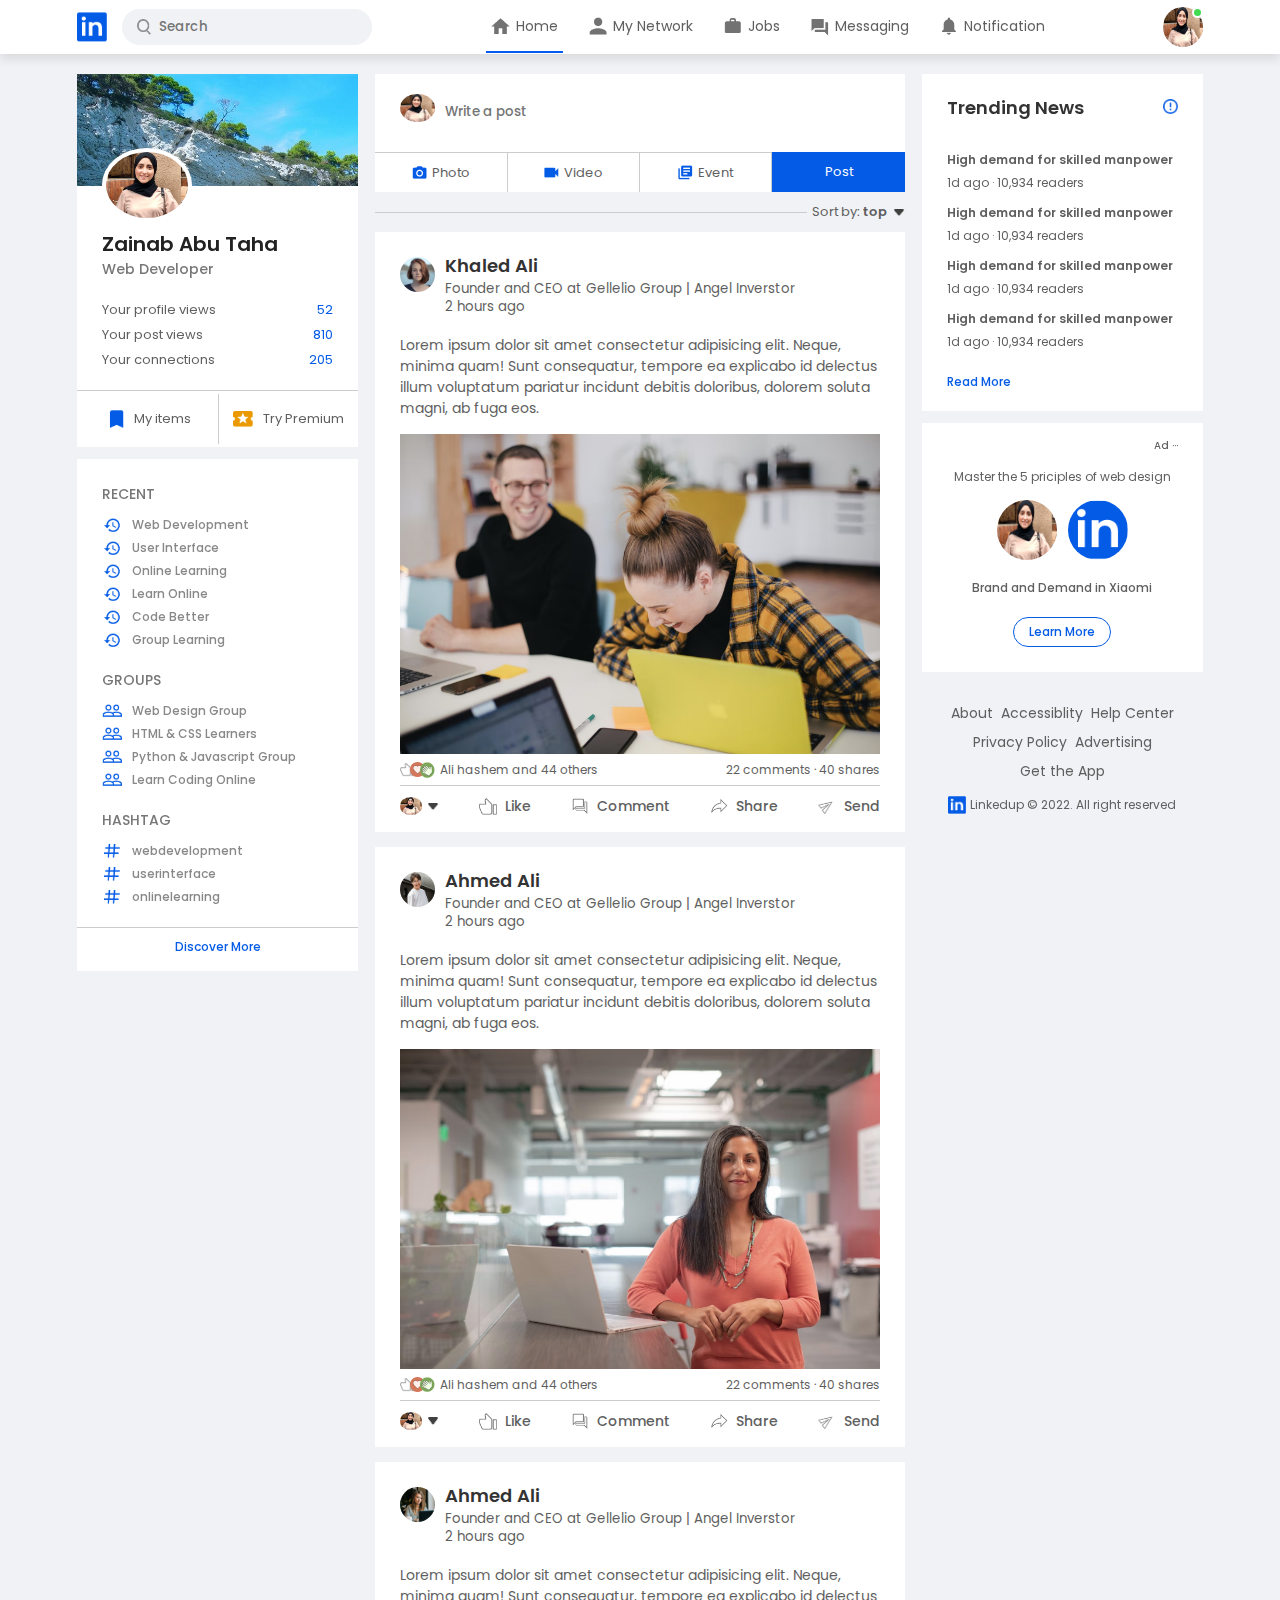
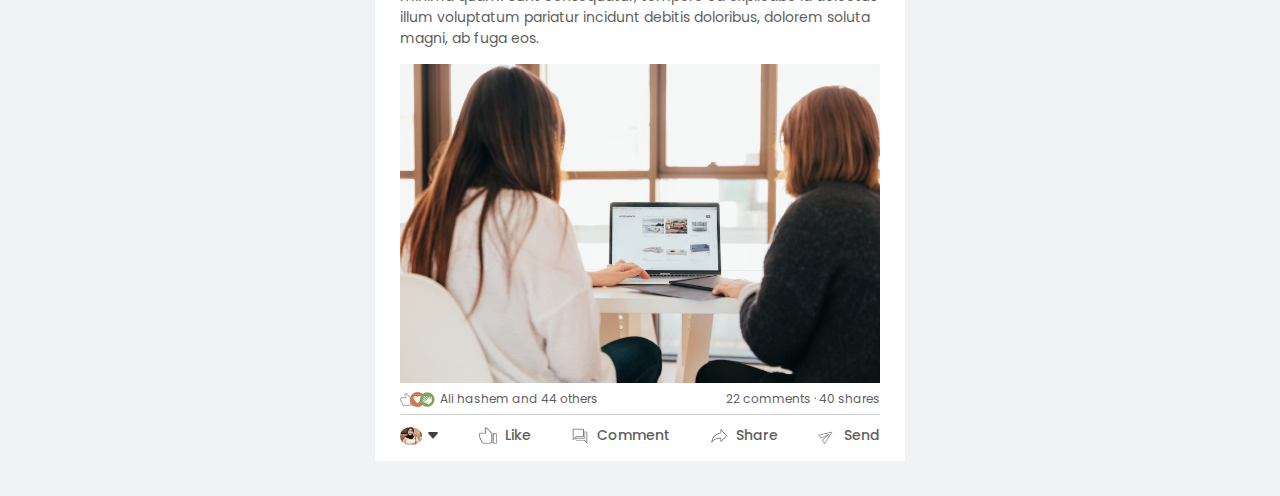
<file: index.html>
<!DOCTYPE html>
<html lang="en">
  <head>
    <meta charset="UTF-8" />
    <meta http-equiv="X-UA-Compatible" content="IE=edge" />
    <meta name="viewport" content="width=device-width, initial-scale=1.0" />
    <title>LinkedIn Website</title>
    <link rel="stylesheet" href="css/all.css" />
    <link rel="stylesheet" href="css/all.min.css" />
    <link rel="stylesheet" href="css/style.css" />
    <link rel="preconnect" href="https://fonts.googleapis.com" />
    <link rel="preconnect" href="https://fonts.gstatic.com" crossorigin />
    <link
      href="https://fonts.googleapis.com/css2?family=Caveat+Brush&family=
    Josefin+Sans:ital,wght@0,100;0,200;0,300;0,400;0,500;0,600;0,700;1,200&family
    =Jost:wght@100;200;300;400;500;700;800;900&family=Open+Sans:wght@300;400;500
    ;600;700;800&family=Poppins:wght@200;300;400;500;600;700;900&display=swap"
      rel="stylesheet"
    />
  </head>
  <body>
    <nav class="navbar">
      <div class="nav-left">
        <a href="index.html" class="logo"><img src="images/logo.png" /></a>
        <div class="search-box">
          <img src="images/search.png" />
          <input type="text" placeholder="Search" />
        </div>
      </div>
      <ul class="nav-center">
        <li>
          <a href="#" class="active-link"
            ><img src="images/home.png" /> <span>Home</span></a
          >
        </li>
        <li>
          <a href="#"
            ><img src="images/network.png" /> <span>My Network</span></a
          >
        </li>
        <li>
          <a href="#"><img src="images/jobs.png" /> <span>Jobs</span></a>
        </li>
        <li>
          <a href="#"
            ><img src="images/message.png" /> <span>Messaging</span></a
          >
        </li>
        <li>
          <a href="#"
            ><img src="images/notification.png" /> <span>Notification</span></a
          >
        </li>
      </ul>
      <div class="nav-right">
        <div class="online">
          <img
            src="images/logo.jpg"
            class="nav-profile-img"
            onclick="toggleMenu()"
          />
        </div>
      </div>
      <div class="profile-menu-wrap">
        <div class="profile-menu">
          <div class="user-info">
            <img src="images/logo.jpg" />
            <div>
              <h3>Zainab Abu Taha</h3>
              <a href="profile.html">See your profile</a>
            </div>
          </div>
          <hr />
          <a href="#" class="profile-menu-link">
            <img src="images/feedback.png" />
            <p>Give Feedback</p>
            <span>></span>
          </a>
          <a href="#" class="profile-menu-link">
            <img src="images/setting.png" />
            <p>Settings & Privacy</p>
            <span>></span>
          </a>
          <a href="#" class="profile-menu-link">
            <img src="images/help.png" />
            <p>Help & Support</p>
            <span>></span>
          </a>
          <a href="#" class="profile-menu-link">
            <img src="images/display.png" />
            <p>Display & Accessibility</p>
            <span>></span>
          </a>
          <a href="#" class="profile-menu-link">
            <img src="images/logout.png" />
            <p>Logout</p>
            <span>></span>
          </a>
        </div>
      </div>
    </nav>
    <div class="container">
      <div class="left-sidebar">
        <div class="sidebar-profile-box">
          <img src="images/img3.jpg" />
          <div class="sidebar-profile-info">
            <img src="images/logo.jpg" />
            <h1>Zainab Abu Taha</h1>
            <h3>Web Developer</h3>
            <ul>
              <li>Your profile views <span>52</span></li>
              <li>Your post views <span>810</span></li>
              <li>Your connections <span>205</span></li>
            </ul>
          </div>
          <div class="sidebar-profile-link">
            <a href="#"><img src="images/items.png" /> My items</a>
            <a href="#"><img src="images/premium.png" /> Try Premium</a>
          </div>
        </div>
        <div class="sidebar-activity">
          <h3>recent</h3>
          <a href="#"><img src="images/recent.png" /> Web Development</a>
          <a href="#"><img src="images/recent.png" /> User Interface</a>
          <a href="#"><img src="images/recent.png" /> Online Learning</a>
          <a href="#"><img src="images/recent.png" /> Learn Online</a>
          <a href="#"><img src="images/recent.png" /> Code Better</a>
          <a href="#"><img src="images/recent.png" /> Group Learning</a>
          <h3>groups</h3>
          <a href="#"><img src="images/group.png" /> Web Design Group</a>
          <a href="#"><img src="images/group.png" /> HTML & CSS Learners</a>
          <a href="#"
            ><img src="images/group.png" /> Python & Javascript Group</a
          >
          <a href="#"><img src="images/group.png" /> Learn Coding Online</a>
          <h3>hashtag</h3>
          <a href="#"><img src="images/hashtag.png" /> webdevelopment</a>
          <a href="#"><img src="images/hashtag.png" /> userinterface</a>
          <a href="#"><img src="images/hashtag.png" /> onlinelearning</a>
          <div class="discover-more-link">
            <a href="#">Discover More</a>
          </div>
        </div>
        <p id="showMore-link">Show more <b>+</b></p>
      </div>
      <div class="main-content">
        <div class="create-post">
          <div class="create-post-input">
            <img src="images/logo.jpg" />
            <textarea rows="2" placeholder="Write a post"></textarea>
          </div>
          <div class="create-post-links">
            <li><img src="images/photo.png" />Photo</li>
            <li><img src="images/video.png" />Video</li>
            <li><img src="images/event.png" />Event</li>
            <li>Post</li>
          </div>
        </div>
        <div class="sort-by">
          <hr />
          <p>
            Sort by: <span>top <img src="images/down-arrow.png" /></span>
          </p>
        </div>
        <div class="post">
          <div class="post-author">
            <img src="images/user-3.png" />
            <div>
              <h1>Khaled Ali</h1>
              <small>Founder and CEO at Gellelio Group | Angel Inverstor</small>
              <small>2 hours ago</small>
            </div>
          </div>
          <p>
            Lorem ipsum dolor sit amet consectetur adipisicing elit. Neque,
            minima quam! Sunt consequatur, tempore ea explicabo id delectus
            illum voluptatum pariatur incidunt debitis doloribus, dolorem soluta
            magni, ab fuga eos.
          </p>
          <img src="images/post-image-1.png" width="100%" />
          <div class="post-stats">
            <div>
              <img src="images/thumbsup.png" />
              <img src="images/love.png" />
              <img src="images/clap.png" />
              <span class="liked-user">Ali hashem and 44 others</span>
            </div>
            <div>
              <span>22 comments &middot; 40 shares</span>
            </div>
          </div>
          <div class="post-activity">
            <div>
              <img src="images/logo.jpg" class="post-activity-user-icon" />
              <img
                src="images/down-arrow.png"
                class="post-activity-arrow-icon"
              />
            </div>
            <div class="post-activity-link">
              <img src="images/like.png" />
              <span>Like</span>
            </div>
            <div class="post-activity-link">
              <img src="images/comment.png" />
              <span>Comment</span>
            </div>
            <div class="post-activity-link">
              <img src="images/share .png" />
              <span>Share</span>
            </div>
            <div class="post-activity-link">
              <img src="images/send.png" />
              <span>Send</span>
            </div>
          </div>
        </div>
        <div class="post">
          <div class="post-author">
            <img src="images/user-5.png" />
            <div>
              <h1>Ahmed Ali</h1>
              <small>Founder and CEO at Gellelio Group | Angel Inverstor</small>
              <small>2 hours ago</small>
            </div>
          </div>
          <p>
            Lorem ipsum dolor sit amet consectetur adipisicing elit. Neque,
            minima quam! Sunt consequatur, tempore ea explicabo id delectus
            illum voluptatum pariatur incidunt debitis doloribus, dolorem soluta
            magni, ab fuga eos.
          </p>
          <img src="images/post-image-3.png" width="100%" />
          <div class="post-stats">
            <div>
              <img src="images/thumbsup.png" />
              <img src="images/love.png" />
              <img src="images/clap.png" />
              <span class="liked-user">Ali hashem and 44 others</span>
            </div>
            <div>
              <span>22 comments &middot; 40 shares</span>
            </div>
          </div>
          <div class="post-activity">
            <div>
              <img src="images/logo.jpg" class="post-activity-user-icon" />
              <img
                src="images/down-arrow.png"
                class="post-activity-arrow-icon"
              />
            </div>
            <div class="post-activity-link">
              <img src="images/like.png" />
              <span>Like</span>
            </div>
            <div class="post-activity-link">
              <img src="images/comment.png" />
              <span>Comment</span>
            </div>
            <div class="post-activity-link">
              <img src="images/share .png" />
              <span>Share</span>
            </div>
            <div class="post-activity-link">
              <img src="images/send.png" />
              <span>Send</span>
            </div>
          </div>
        </div>
        <div class="post">
          <div class="post-author">
            <img src="images/user-4.png" />
            <div>
              <h1>Ahmed Ali</h1>
              <small>Founder and CEO at Gellelio Group | Angel Inverstor</small>
              <small>2 hours ago</small>
            </div>
          </div>
          <p>
            Lorem ipsum dolor sit amet consectetur adipisicing elit. Neque,
            minima quam! Sunt consequatur, tempore ea explicabo id delectus
            illum voluptatum pariatur incidunt debitis doloribus, dolorem soluta
            magni, ab fuga eos.
          </p>
          <img src="images/post-image-2.png" width="100%" />
          <div class="post-stats">
            <div>
              <img src="images/thumbsup.png" />
              <img src="images/love.png" />
              <img src="images/clap.png" />
              <span class="liked-user">Ali hashem and 44 others</span>
            </div>
            <div>
              <span>22 comments &middot; 40 shares</span>
            </div>
          </div>
          <div class="post-activity">
            <div>
              <img src="images/logo.jpg" class="post-activity-user-icon" />
              <img
                src="images/down-arrow.png"
                class="post-activity-arrow-icon"
              />
            </div>
            <div class="post-activity-link">
              <img src="images/like.png" />
              <span>Like</span>
            </div>
            <div class="post-activity-link">
              <img src="images/comment.png" />
              <span>Comment</span>
            </div>
            <div class="post-activity-link">
              <img src="images/share .png" />
              <span>Share</span>
            </div>
            <div class="post-activity-link">
              <img src="images/send.png" />
              <span>Send</span>
            </div>
          </div>
        </div>
      </div>
      <div class="right-sidebar">
        <div class="sidebar-news">
          <img src="images/more.png" class="info-icon" />
          <h3>Trending News</h3>

          <a href="#">High demand for skilled manpower</a>
          <span>1d ago &middot 10,934 readers</span>

          <a href="#">High demand for skilled manpower</a>
          <span>1d ago &middot 10,934 readers</span>

          <a href="#">High demand for skilled manpower</a>
          <span>1d ago &middot 10,934 readers</span>

          <a href="#">High demand for skilled manpower</a>
          <span>1d ago &middot 10,934 readers</span>

          <a href="#" class="read-more-link">Read More</a>
        </div>
        <div class="sidebar-ad">
          <small>Ad &middot;&middot;&middot;</small>
          <p>Master the 5 priciples of web design</p>
          <div>
            <img src="images/logo.jpg" />
            <img src="images/logo.png" />
          </div>
          <b>Brand and Demand in Xiaomi</b>
          <a href="#" class="ad-link">Learn More</a>
        </div>
        <div class="sidebar-useful-links">
          <a href="#">About</a>
          <a href="#">Accessiblity</a>
          <a href="#">Help Center</a>
          <a href="#">Privacy Policy</a>
          <a href="#">Advertising</a>
          <a href="#">Get the App</a>

          <div class="copyright-msg">
            <img src="images/logo.png" />
            <p>Linkedup &copy; 2022. All right reserved</p>
          </div>
        </div>
      </div>
    </div>
    <script src="main.js"></script>
  </body>
</html>
</file>
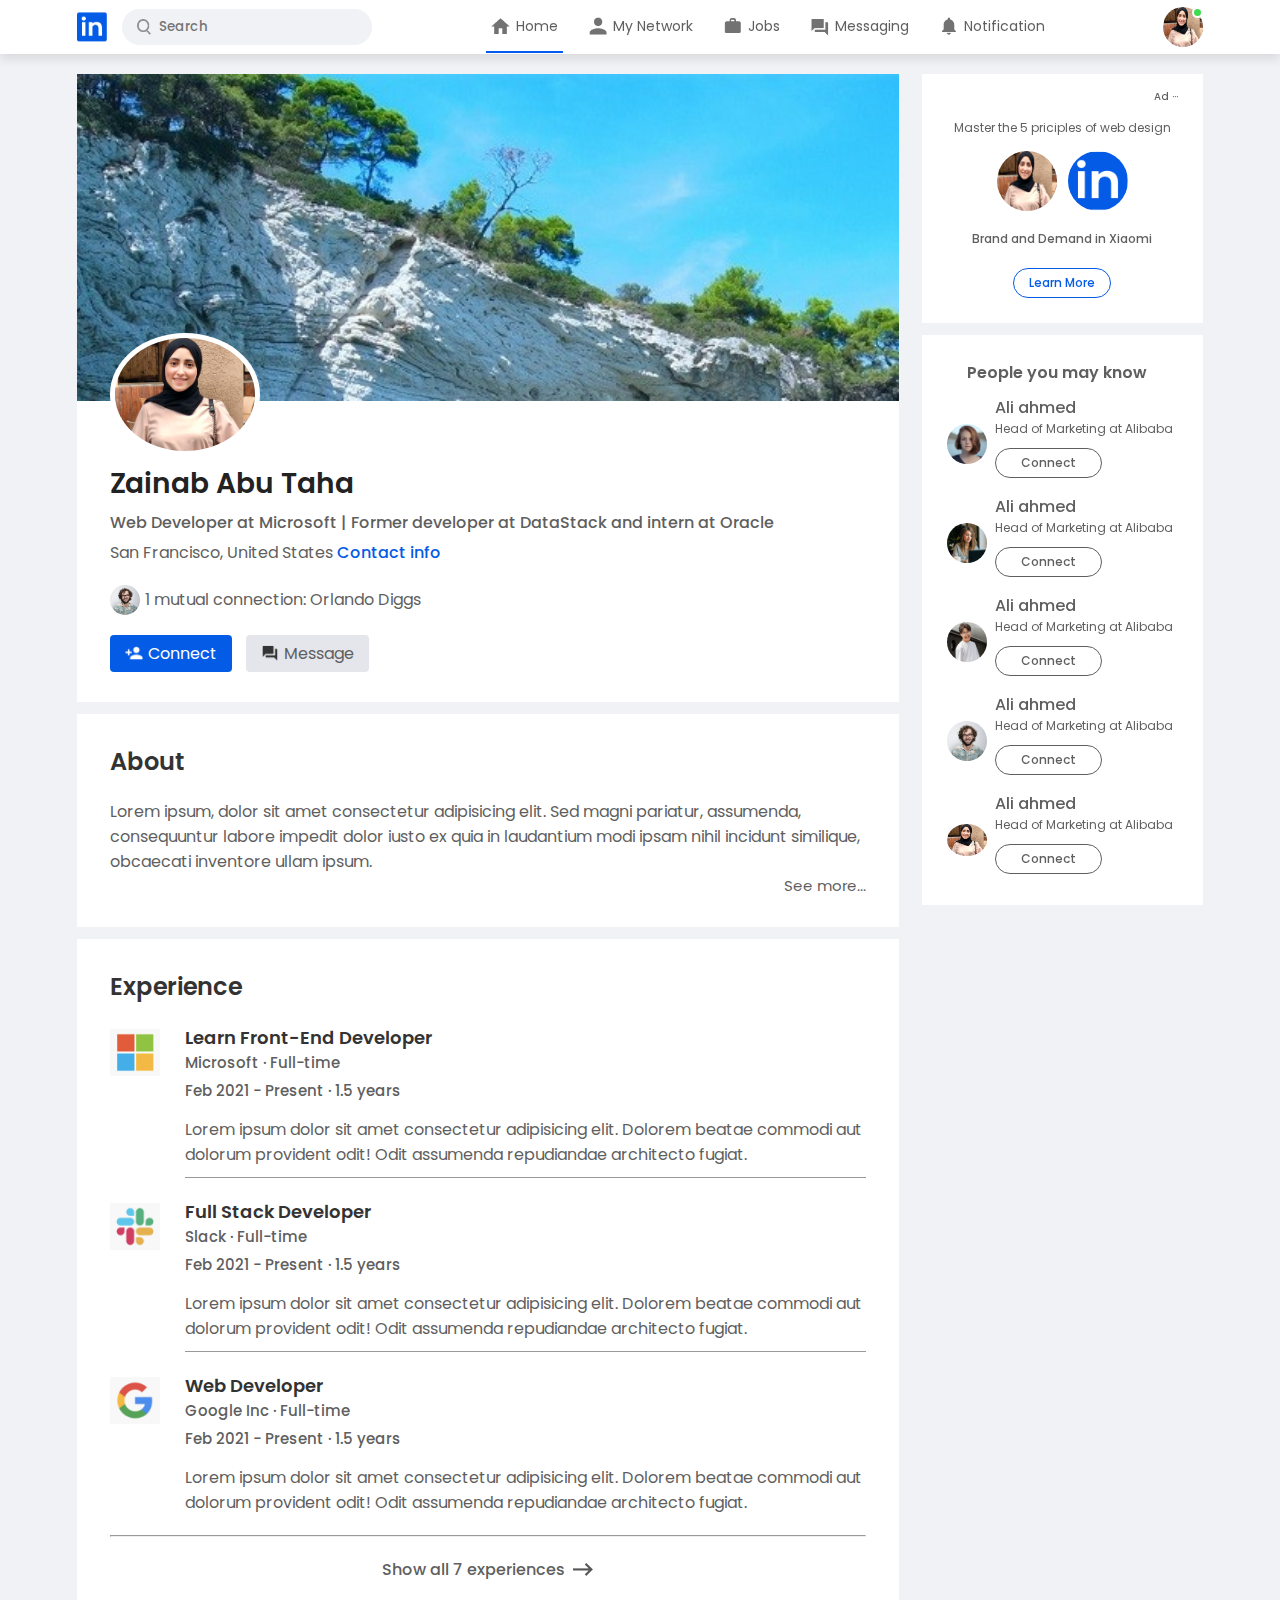
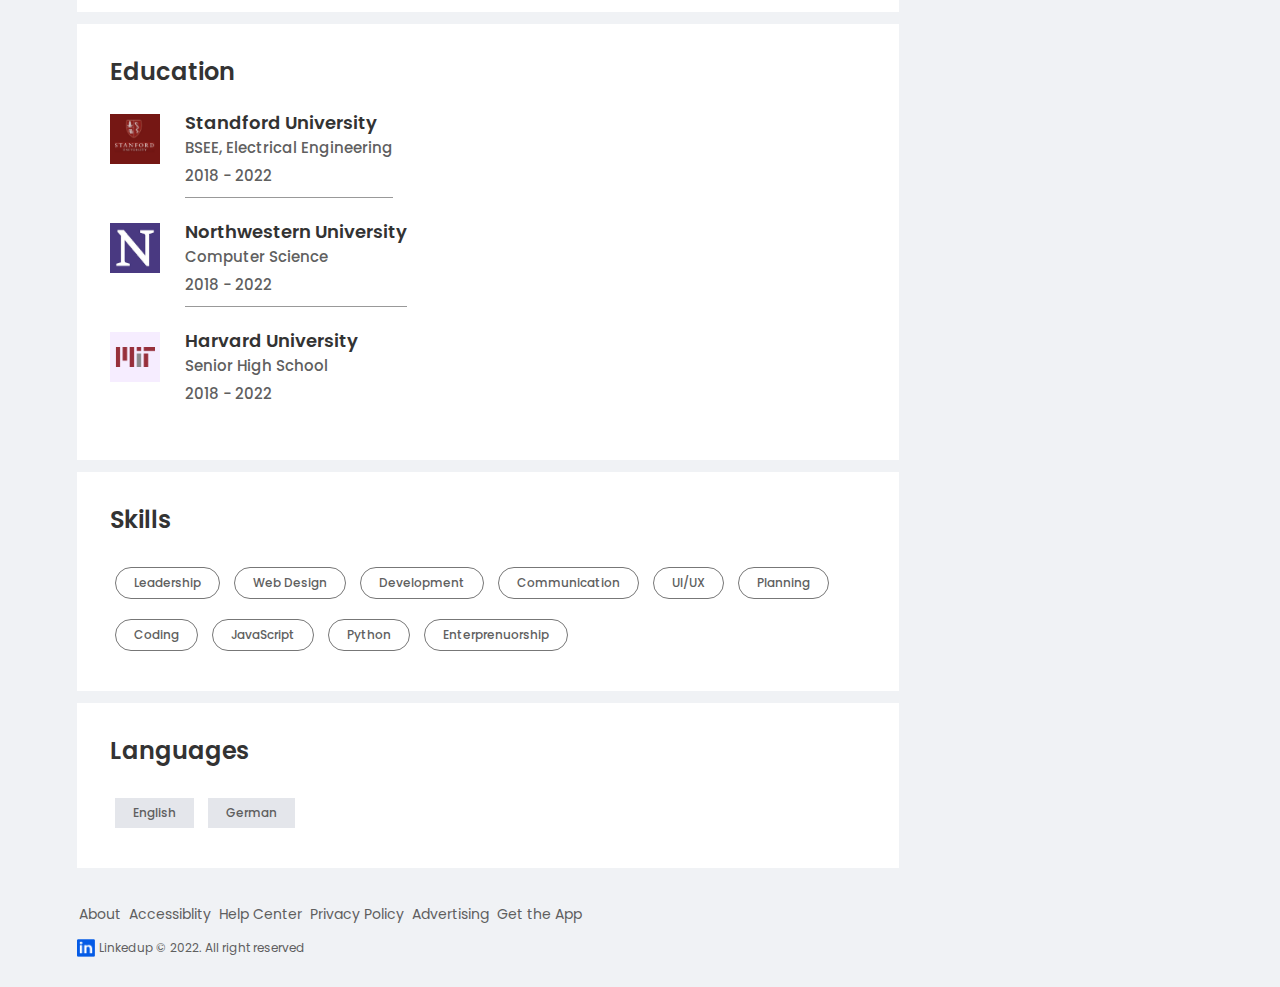
<file: profile.html>
<!DOCTYPE html>
<html lang="en">
<head>
    <meta charset="UTF-8">
    <meta http-equiv="X-UA-Compatible" content="IE=edge">
    <meta name="viewport" content="width=device-width, initial-scale=1.0">
    <title>LinkedIn Website</title>
    <link rel="stylesheet" href="css/all.css">
    <link rel="stylesheet" href="css/all.min.css">
    <link rel="stylesheet" href="css/style.css">
    <link rel="preconnect" href="https://fonts.googleapis.com">
    <link rel="preconnect" href="https://fonts.gstatic.com" crossorigin>
    <link href="https://fonts.googleapis.com/css2?family=Caveat+Brush&family=
    Josefin+Sans:ital,wght@0,100;0,200;0,300;0,400;0,500;0,600;0,700;1,200&family
    =Jost:wght@100;200;300;400;500;700;800;900&family=Open+Sans:wght@300;400;500
    ;600;700;800&family=Poppins:wght@200;300;400;500;600;700;900&display=swap" 
    rel="stylesheet">
</head>
<body>
    <nav class="navbar">
        <div class="nav-left">
            <a href="index.html" class="logo"><img src="images/logo.png"></a>
            <div class="search-box">
                <img src="images/search.png">
                <input type="text" placeholder="Search">
            </div>
        </div>
        <ul class="nav-center">
            <li><a href="#" class="active-link"><img src="images/home.png"> <span>Home</span></a></li>
            <li><a href="#"><img src="images/network.png"> <span>My Network</span></a></li>
            <li><a href="#"><img src="images/jobs.png"> <span>Jobs</span></a></li>
            <li><a href="#"><img src="images/message.png"> <span>Messaging</span></a></li>
            <li><a href="#"><img src="images/notification.png"> <span>Notification</span></a></li>
        </ul>
        <div class="nav-right">
            <div class="online">
                <img src="images/logo.jpg" class="nav-profile-img" onclick="toggleMenu()">
            </div>
        </div>
        <div class="profile-menu-wrap">
            <div class="profile-menu">
                <div class="user-info">
                    <img src="images/logo.jpg">
                    <div>
                        <h3>Zainab Abu Taha</h3>
                        <a href="profile.html">See your profile</a>
                    </div>
                </div>
                <hr>
                <a href="#" class="profile-menu-link">
                    <img src="images/feedback.png">
                    <p>Give Feedback</p>
                    <span>></span>
                </a>
                <a href="#" class="profile-menu-link">
                    <img src="images/setting.png">
                    <p>Settings & Privacy</p>
                    <span>></span>
                </a>
                <a href="#" class="profile-menu-link">
                    <img src="images/help.png">
                    <p>Help & Support</p>
                    <span>></span>
                </a>
                <a href="#" class="profile-menu-link">
                    <img src="images/display.png">
                    <p>Display & Accessibility</p>
                    <span>></span>
                </a>
                <a href="#" class="profile-menu-link">
                    <img src="images/logout.png">
                    <p>Logout</p>
                    <span>></span>
                </a>
            </div>
        </div>
    </nav>
    <div class="container">
        <div class="profile-main">
            <div class="profile-container">
                <img src="images/img3.jpg" width="100%">
                <div class="profile-container-inner">
                    <img src="images/logo.jpg" class="profile-pic">
                    <h1>Zainab Abu Taha</h1>
                    <b>Web Developer at Microsoft | Former developer at DataStack and intern at Oracle</b>
                    <p>San Francisco, United States <a href="#">Contact info</a></p>
                    <div class="mutual-connection">
                        <img src="images/user-2.png">
                        <span>1 mutual connection: Orlando Diggs</span>
                    </div>
                    <div class="profile-btn">
                        <a href="#"><img src="images/connect.png"> Connect</a>
                        <a href="#"><img src="images/chat.png"> Message</a>
                    </div>
                </div>
            </div>
            <div class="profile-description">
                <h2>About</h2>
                <p>Lorem ipsum, dolor sit amet consectetur adipisicing elit.
                     Sed magni pariatur, assumenda, consequuntur labore impedit
                      dolor iusto ex quia in laudantium modi ipsam nihil incidunt
                       similique, obcaecati inventore ullam ipsum.
                </p>
                <a href="#" class="see-more-link">See more...</a>
            </div>
            <div class="profile-description">
                <h2>Experience</h2>
                <div class="profile-desc-row">
                    <img src="images/microsoft.png">
                    <div>
                        <h3>Learn Front-End Developer</h3>
                        <b>Microsoft &middot; Full-time</b>
                        <b>Feb 2021 - Present &middot; 1.5 years</b>
                        <p>Lorem ipsum dolor sit amet consectetur adipisicing elit.
                             Dolorem beatae commodi aut dolorum provident odit! Odit
                              assumenda repudiandae architecto fugiat.
                        </p>
                        <hr>
                    </div>
                </div>
                <div class="profile-desc-row">
                    <img src="images/slack.png">
                    <div>
                        <h3>Full Stack Developer</h3>
                        <b>Slack &middot; Full-time</b>
                        <b>Feb 2021 - Present &middot; 1.5 years</b>
                        <p>Lorem ipsum dolor sit amet consectetur adipisicing elit.
                             Dolorem beatae commodi aut dolorum provident odit! Odit
                              assumenda repudiandae architecto fugiat.
                        </p>
                        <hr>
                    </div>
                </div>
                <div class="profile-desc-row">
                    <img src="images/google.png">
                    <div>
                        <h3>Web Developer</h3>
                        <b>Google Inc &middot; Full-time</b>
                        <b>Feb 2021 - Present &middot; 1.5 years</b>
                        <p>Lorem ipsum dolor sit amet consectetur adipisicing elit.
                             Dolorem beatae commodi aut dolorum provident odit! Odit
                              assumenda repudiandae architecto fugiat.
                        </p>
                    </div>
                </div>
                <hr>
                <a href="#" class="experience-link">Show all 7 experiences <img src="images/right-arrow.png"></a>
            </div>
            <div class="profile-description">
                <h2>Education</h3>
                    <div class="profile-desc-row">
                        <img src="images/stanford.png">
                        <div>
                            <h3>Standford University</h3>
                            <b>BSEE, Electrical Engineering</b>
                            <b>2018 - 2022</b>
                            <hr>
                        </div>
                    </div>
                    <div class="profile-desc-row">
                        <img src="images/north.png">
                        <div>
                            <h3>Northwestern University</h3>
                            <b>Computer Science</b>
                            <b>2018 - 2022</b>
                            <hr>
                        </div>
                    </div>
                    <div class="profile-desc-row">
                        <img src="images/mit.png">
                        <div>
                            <h3>Harvard University</h3>
                            <b>Senior High School</b>
                            <b>2018 - 2022</b>
                        </div>
                    </div>
            </div>
            <div class="profile-description">
                <h2>Skills</h2>
                <a href="#" class="skills-btn">Leadership</a>
                <a href="#" class="skills-btn">Web Design</a>
                <a href="#" class="skills-btn">Development</a>
                <a href="#" class="skills-btn">Communication</a>
                <a href="#" class="skills-btn">UI/UX</a>
                <a href="#" class="skills-btn">Planning</a>
                <a href="#" class="skills-btn">Coding</a>
                <a href="#" class="skills-btn">JavaScript</a>
                <a href="#" class="skills-btn">Python</a>
                <a href="#" class="skills-btn">Enterprenuorship</a>
            </div>
            <div class="profile-description">
                <h2>Languages</h2>
                <a href="#" class="language-btn">English</a>
                <a href="#" class="language-btn">German</a>
            </div>
        </div>
        <div class="profile-sidebar">
            <div class="sidebar-ad">
                <small>Ad &middot;&middot;&middot;</small>
                <p>Master the 5 priciples of web design</p>
                <div>
                    <img src="images/logo.jpg">
                    <img src="images/logo.png">
                </div>
                <b>Brand and Demand in Xiaomi</b>
                <a href="#" class="ad-link">Learn More</a>
            </div>
            <div class="sidebar-people">
                <h3>People you may know</h3>
                <div class="sidebar-people-row">
                    <img src="images/user-3.png">
                    <div>
                        <h2>Ali ahmed</h2>
                        <p>Head of Marketing at Alibaba</p>
                        <a href="#">Connect</a>
                    </div>
                </div>
                <div class="sidebar-people-row">
                    <img src="images/user-4.png">
                    <div>
                        <h2>Ali ahmed</h2>
                        <p>Head of Marketing at Alibaba</p>
                        <a href="#">Connect</a>
                    </div>
                </div>
                <div class="sidebar-people-row">
                    <img src="images/user-5.png">
                    <div>
                        <h2>Ali ahmed</h2>
                        <p>Head of Marketing at Alibaba</p>
                        <a href="#">Connect</a>
                    </div>
                </div>
                <div class="sidebar-people-row">
                    <img src="images/user-2.png">
                    <div>
                        <h2>Ali ahmed</h2>
                        <p>Head of Marketing at Alibaba</p>
                        <a href="#">Connect</a>
                    </div>
                </div>
                <div class="sidebar-people-row">
                    <img src="images/logo.jpg">
                    <div>
                        <h2>Ali ahmed</h2>
                        <p>Head of Marketing at Alibaba</p>
                        <a href="#">Connect</a>
                    </div>
                </div>
            </div>
        </div>
    </div>
    <div class="profile-footer">
        <div class="sidebar-useful-links">
            <a href="#">About</a>
            <a href="#">Accessiblity</a>
            <a href="#">Help Center</a>
            <a href="#">Privacy Policy</a>
            <a href="#">Advertising</a>
            <a href="#">Get the App</a>

            <div class="copyright-msg">
                <img src="images/logo.png">
                <p>Linkedup &copy; 2022. All right reserved</p>
            </div>
        </div>
    </div>
 <script src="main.js"></script>  
</body>
</file>
<file: css/style.css>
* {
  margin: 0;
  padding: 0;
  box-sizing: border-box;
  font-family: "Poppins", sans-serif;
}
body {
  background: #f0f2f5;
  color: #5f5f5f;
}
a {
  text-decoration: none;
  color: #5f5f5f;
}
li {
  list-style: none;
}
input {
  border: none;
  outline: none;
}
.navbar {
  display: flex;
  align-items: center;
  justify-content: space-between;
  background: #fff;
  padding: 6px 6%;
  position: sticky;
  top: 0;
  z-index: 100;
  box-shadow: 0 5px 10px rgba(0, 0, 0, 0.1);
}
.navbar .nav-left {
  display: flex;
  align-items: center;
}
.nav-left .search-box {
  background: #f0f2f5;
  width: 250px;
  border-radius: 20px;
  display: flex;
  align-items: center;
  padding: 0 15px;
}
.nav-left .search-box img {
  width: 14px;
}
.nav-left .search-box input {
  background: transparent;
  width: 100%;
  padding: 8px;
}
.navbar .logo img {
  width: 30px;
  margin-right: 15px;
  display: block;
}
.navbar .nav-center li {
  display: inline-block;
}
.navbar .nav-center li a {
  display: flex;
  align-items: center;
  font-size: 14px;
  margin: 5px 8px;
  padding-right: 5px;
  position: relative;
}
.navbar .nav-center a img {
  width: 30px;
}
.navbar .nav-center li a::after {
  content: "";
  width: 0;
  height: 2px;
  background: #045bef;
  position: absolute;
  bottom: -12px;
  transition: width 0.3s;
}
.navbar .nav-center li a:hover::after,
.nav-center li a.active-link::after {
  width: 100%;
}
.navbar .nav-right .online {
  position: relative;
}
.navbar .nav-profile-img {
  width: 40px;
  height: 40px;
  border-radius: 50%;
  display: block;
  cursor: pointer;
  position: relative;
}
.navbar .nav-right .online::after {
  content: "";
  position: absolute;
  border-radius: 50%;
  width: 7px;
  height: 7px;
  border: 2px solid #fff;
  right: 0;
  top: 0;
  background: #41db51;
}
.container {
  padding: 20px 6%;
  display: flex;
  flex-wrap: wrap;
  justify-content: space-between;
}
.left-sidebar {
  flex-basis: 25%;
  align-self: flex-start;
  position: sticky;
  top: 73px;
}
.left-sidebar .sidebar-profile-box {
  background: #fff;
}
.left-sidebar .sidebar-profile-box > img {
  width: 100%;
}
.left-sidebar .sidebar-profile-info {
  padding: 0 25px;
}
.left-sidebar .sidebar-profile-info img {
  width: 90px;
  border-radius: 50%;
  background: #fff;
  padding: 4px;
  margin-top: -45px;
}
.left-sidebar .sidebar-profile-info h1 {
  font-size: 20px;
  color: #222;
  font-weight: 600;
}
.left-sidebar .sidebar-profile-info h3 {
  font-size: 14px;
  font-weight: 500;
  color: #777;
}
.left-sidebar .sidebar-profile-info ul {
  margin: 20px 0;
}
.left-sidebar .sidebar-profile-info ul li {
  width: 100%;
  margin: 5px 0;
  font-size: 13px;
}
.left-sidebar .sidebar-profile-info ul span {
  float: right;
  color: #045be6;
}
.left-sidebar .sidebar-profile-link {
  display: flex;
  align-items: center;
  border-top: 1px solid #ccc;
}
.left-sidebar .sidebar-profile-link a {
  flex-basis: 50%;
  display: flex;
  align-items: center;
  justify-content: center;
  padding: 15px 0;
  font-size: 13px;
  border-left: 1px solid #ccc;
}
.left-sidebar .sidebar-profile-link a:first-child {
  border-left: none;
}
.left-sidebar .sidebar-profile-link a img {
  width: 20px;
  margin-right: 10px;
}
.left-sidebar .sidebar-activity {
  background: #fff;
  padding: 5px 25px;
  margin: 12px 0;
}
.left-sidebar .sidebar-activity h3 {
  text-transform: uppercase;
  color: #777;
  font-weight: 500;
  margin: 20px 0 10px;
  font-size: 14px;
}
.left-sidebar .sidebar-activity a {
  display: flex;
  align-items: center;
  font-size: 12px;
  font-weight: 500;
  color: #888;
  margin: 3px 0;
}
.left-sidebar .sidebar-activity a img {
  width: 20px;
  margin-right: 10px;
}
.left-sidebar .sidebar-activity .discover-more-link {
  border-top: 1px solid #ccc;
  text-align: center;
  margin-top: 20px;
  margin-left: -25px;
  margin-right: -25px;
}
.left-sidebar .discover-more-link a {
  color: #045be6;
  display: inline-block;
  margin: 10px 0;
}
.main-content {
  flex-basis: 47%;
}
.main-content .create-post {
  background: #fff;
}
.main-content .create-post-input {
  padding: 20px 25px 10px;
  display: flex;
  align-items: flex-start;
}
.main-content .create-post-input img {
  width: 35px;
  border-radius: 50%;
  margin-right: 10px;
}
.main-content .create-post-input textarea {
  border: none;
  outline: none;
  width: 100%;
  resize: none;
  background: transparent;
  margin-top: 8px;
}
::placeholder {
  font-weight: 500;
}
.main-content .create-post-links {
  display: flex;
}
.main-content .create-post-links li {
  border-top: 1px solid #ccc;
  border-right: 1px solid #ccc;
  flex-basis: 25%;
  height: 40px;
  font-size: 13px;
  display: flex;
  align-items: center;
  justify-content: center;
  cursor: pointer;
}
.main-content .create-post-links img {
  width: 15px;
  margin-right: 5px;
}
.main-content .create-post-links li:last-child {
  background: #045be6;
  color: #fff;
  border: 0;
}
.main-content .sort-by {
  display: flex;
  align-items: center;
  margin: 10px 0;
}
.main-content .sort-by hr {
  flex: 1;
  border: 0;
  height: 1px;
  background: #ccc;
}
.main-content .sort-by p {
  font-size: 13px;
  padding-left: 5px;
}
.main-content .sort-by p span {
  font-weight: 600;
  cursor: pointer;
}
.main-content .sort-by p span img {
  width: 12px;
  margin-left: 3px;
}
.main-content .post {
  background: #fff;
  padding: 20px 25px 5px;
  margin: 5px 0 15px;
}
.main-content .post-author {
  display: flex;
  align-items: flex-start;
  margin-bottom: 20px;
}
.main-content .post-author img {
  border-radius: 50%;
  width: 35px;
  margin-right: 10px;
  margin-top: 5px;
}
.main-content .post-author h1 {
  font-size: 18px;
  font-weight: 600;
  color: #333;
}
.main-content .post-author small {
  display: block;
  margin-bottom: -2px;
}
.main-content .post p {
  font-size: 14px;
  margin-bottom: 15px;
}
.main-content .post .post-stats {
  display: flex;
  flex-wrap: wrap;
  align-items: center;
  justify-content: space-between;
  font-size: 12px;
  border-bottom: 1px solid #ccc;
  padding-bottom: 6px;
}
.main-content .post .post-stats div {
  display: flex;
  align-items: center;
}
.main-content .post .post-stats img {
  width: 15px;
  margin-right: -5px;
}
.main-content .post .post-stats .liked-user {
  margin-left: 10px;
}
.main-content .post .post-activity {
  display: flex;
  align-items: center;
  justify-content: space-between;
  padding: 10px 0;
  font-size: 14px;
  font-weight: 500;
}
.main-content .post .post-activity div {
  display: flex;
  align-items: center;
}
.main-content .post-activity .post-activity-user-icon {
  border-radius: 50%;
  width: 22px;
}
.main-content .post-activity .post-activity-arrow-icon {
  width: 12px;
  margin-left: 5px;
}
.main-content .post .post-activity-link img {
  width: 18px;
  margin-right: 8px;
}
.right-sidebar {
  flex-basis: 25%;
  align-self: flex-start;
  position: sticky;
  top: 73px;
}
.right-sidebar .sidebar-news {
  background: #fff;
  padding: 10px 25px;
}
.right-sidebar .sidebar-news .info-icon {
  width: 15px;
  float: right;
  margin-top: 15px;
}
.right-sidebar .sidebar-news h3 {
  font-size: 18px;
  font-weight: 600;
  color: #333;
  margin: 10px 0 30px;
}
.right-sidebar .sidebar-news a {
  display: block;
  font-size: 12px;
  font-weight: 600;
  margin-top: 10px;
}
.right-sidebar .sidebar-news span {
  font-size: 12px;
}
.right-sidebar .sidebar-news .read-more-link {
  color: #045be6;
  font-weight: 500;
  margin: 20px 0 10px;
}
.sidebar-ad {
  background: #fff;
  padding: 15px 25px;
  text-align: center;
  margin: 12px 0;
  font-size: 12px;
}
.sidebar-ad small {
  float: right;
  font-weight: 500;
}
.sidebar-ad p {
  margin-top: 30px;
  margin-bottom: 10px;
}
.sidebar-ad img {
  width: 60px;
  height: 60px;
  border-radius: 50%;
  margin: 4px;
}
.sidebar-ad b {
  display: block;
  font-weight: 500;
  margin-top: 10px;
}
.sidebar-ad .ad-link {
  color: #045be6;
  display: inline-block;
  border: 1px solid #045be6;
  border-radius: 30px;
  padding: 5px 15px;
  font-weight: 500;
  margin: 20px auto 10px;
}
.sidebar-useful-links {
  padding: 15px 25px;
  text-align: center;
}
.sidebar-useful-links a {
  display: inline-block;
  font-size: 14px;
  margin: 4px 2px;
}
.copyright-msg {
  display: flex;
  align-items: center;
  justify-content: center;
  font-size: 12px;
  margin-top: 10px;
  font-weight: 400;
}
.copyright-msg img {
  width: 18px;
  margin-right: 4px;
}
/* Profile Menu */
.profile-menu-wrap {
  position: absolute;
  top: 100%;
  right: 5%;
  width: 320px;
  max-height: 0;
  overflow: hidden;
  transition: max-height 0.5s;
}
.profile-menu-wrap.open-menu {
  max-height: 400px;
}
.profile-menu {
  background: #222;
  color: #fff;
  padding: 20px;
  margin: 10px;
}
.user-info {
  display: flex;
  align-items: center;
}
.user-info img {
  width: 50px;
  border-radius: 50%;
  margin-right: 15px;
}
.user-info h3 {
  font-weight: 500;
}
.user-info a {
  color: #c9dbf8;
  font-size: 13px;
}
.profile-menu hr {
  border: 0;
  height: 1px;
  width: 100%;
  background: #fff;
  margin: 15px 0 10px;
}
.profile-menu-link {
  display: flex;
  align-items: center;
  color: #fff;
  margin: 12px 0;
  font-size: 14px;
}
.profile-menu-link img {
  width: 35px;
  border-radius: 50%;
  margin-right: 15px;
}
.profile-menu-link p {
  width: 100%;
}
/* end of Profile Menu */
/* second page */
.profile-main {
  flex-basis: 73%;
}
.profile-container {
  background: #fff;
}
.profile-container .profile-container-inner {
  padding: 0 4% 10px;
}
.profile-container .profile-pic {
  border-radius: 50%;
  width: 150px;
  margin-top: -75px;
  background: #fff;
  padding: 5px;
}
.profile-container h1 {
  font-size: 28px;
  font-weight: 600;
  color: #222;
}
.profile-container b {
  display: inline-block;
  font-weight: 500;
  margin-top: 5px;
}
.profile-container p {
  margin-top: 5px;
}
.profile-container p a {
  color: #045be6;
  font-weight: 500;
}
.profile-container .mutual-connection {
  display: flex;
  align-items: center;
  margin: 20px 0;
}
.profile-container .mutual-connection img {
  border-radius: 50%;
  width: 30px;
  margin-right: 5px;
}
.profile-container .profile-btn {
  margin: 20px 0;
}
.profile-container .profile-btn a {
  display: inline-flex;
  align-items: center;
  background: #e4e6eb;
  padding: 6px 15px;
  border-radius: 4px;
  margin-right: 10px;
}
.profile-container .profile-btn a:first-child {
  background: #045be6;
  color: #fff;
}
.profile-container .profile-btn a img {
  width: 18px;
  margin-right: 5px;
}
.profile-description {
  background: #fff;
  padding: 20px 4% 30px;
  margin: 12px 0;
}
.profile-description h2 {
  color: #333;
  margin: 10px 0 20px;
  font-weight: 600;
}
.profile-description .see-more-link {
  display: block;
  text-align: right;
  font-size: 15px;
}
.profile-description .profile-desc-row {
  display: flex;
  align-items: flex-start;
  margin: 20px 0;
}
.profile-description .profile-desc-row img {
  width: 50px;
  margin-right: 25px;
  margin-top: 5px;
}
.profile-description .profile-desc-row {
  width: 100%;
}
.profile-description .profile-desc-row h3 {
  font-size: 18px;
  font-weight: 600;
  color: #333;
}
.profile-description .profile-desc-row b {
  display: block;
  font-weight: 500;
  font-size: 15px;
  margin-bottom: 5px;
}
.profile-description .profile-desc-row p {
  margin-top: 15px;
}
.profile-description .profile-desc-row hr {
  border: 0;
  border-bottom: 1px solid #999;
  margin-top: 10px;
}
.profile-description .experience-link {
  display: flex;
  align-items: center;
  justify-content: center;
  padding-top: 20px;
  font-weight: 500;
}
.profile-description .experience-link img {
  width: 20px;
  margin-left: 8px;
}
.profile-description .skills-btn {
  display: inline-block;
  margin: 10px 5px;
  padding: 6px 18px;
  border: 1px solid #777;
  border-radius: 30px;
  font-size: 12px;
  font-weight: 500;
}
.profile-description .language-btn {
  display: inline-block;
  margin: 10px 5px;
  padding: 6px 18px;
  background: #e4e6eb;
  font-size: 12px;
  font-weight: 500;
}
.profile-sidebar {
  flex-basis: 25%;
  align-self: flex-start;
  position: sticky;
  top: 73px;
}
.profile-sidebar .sidebar-ad {
  margin: 0;
}
.profile-sidebar .sidebar-people {
  background: #fff;
  padding: 15px 25px;
  margin: 12px 0;
  font-size: 12px;
}
.profile-sidebar .sidebar-people h3 {
  font-size: 16px;
  font-weight: 600;
  margin: 10px 20px;
}
.profile-sidebar .sidebar-people-row {
  display: flex;
  align-items: center;
  margin: 6px 0;
}
.profile-sidebar .sidebar-people-row img {
  border-radius: 50%;
  width: 40px;
  margin-right: 8px;
  margin-top: 5px;
}
.profile-sidebar .sidebar-people-row h2 {
  font-weight: 500;
  font-size: 16px;
}
.profile-sidebar .sidebar-people-row a {
  display: inline-block;
  margin: 10px 0;
  padding: 5px 25px;
  border: 1px solid #5f5f5f;
  border-radius: 30px;
  font-weight: 500;
}
.profile-footer {
  padding: 0 6% 30px;
}
.profile-footer .sidebar-useful-links {
  text-align: left;
  padding: 0;
}
.profile-footer .copyright-msg {
  justify-content: flex-start;
}
/* End of second page */
#showMore-link {
  display: none;
}
@media only screen and (max-width: 600px) {
  .nav-left .search-box {
    background: transparent;
    width: auto;
    padding: 0;
  }
  .nav-left .search-box input {
    width: 0;
    padding: 0;
  }
  .navbar .nav-center li a span {
    display: none;
  }
  .navbar .nav-center li a {
    padding-right: 0;
    margin: 5px;
  }
  .navbar .nav-profile-img {
    width: 30px;
  }
  .container {
    padding: 15px 3%;
  }
  .left-sidebar,
  .right-sidebar {
    flex-basis: 100%;
    position: relative;
    top: unset;
  }
  .main-content {
    flex-basis: 100%;
  }
  .main-content .post .post-stats div {
    margin: 2px 0;
  }
  .main-content .post .post-activity-link span {
    display: none;
  }
  .main-content .post .post-activity-link img {
    margin-right: 0;
  }
  .profile-main,
  .profile-sidebar {
    flex-basis: 100%;
  }
  .profile-container {
    font-size: 14px;
  }
  .profile-container .profile-pic {
    width: 100px;
    margin-top: -50px;
  }
  .profile-description {
    font-size: 14px;
  }
  #showMore-link {
    display: block;
    width: fit-content;
    margin: 10px auto;
    font-size: 14px;
    cursor: pointer;
  }
  .left-sidebar .sidebar-activity {
    display: none;
  }
  .left-sidebar .sidebar-activity.open-activity {
    display: block;
  }
}
</file>
